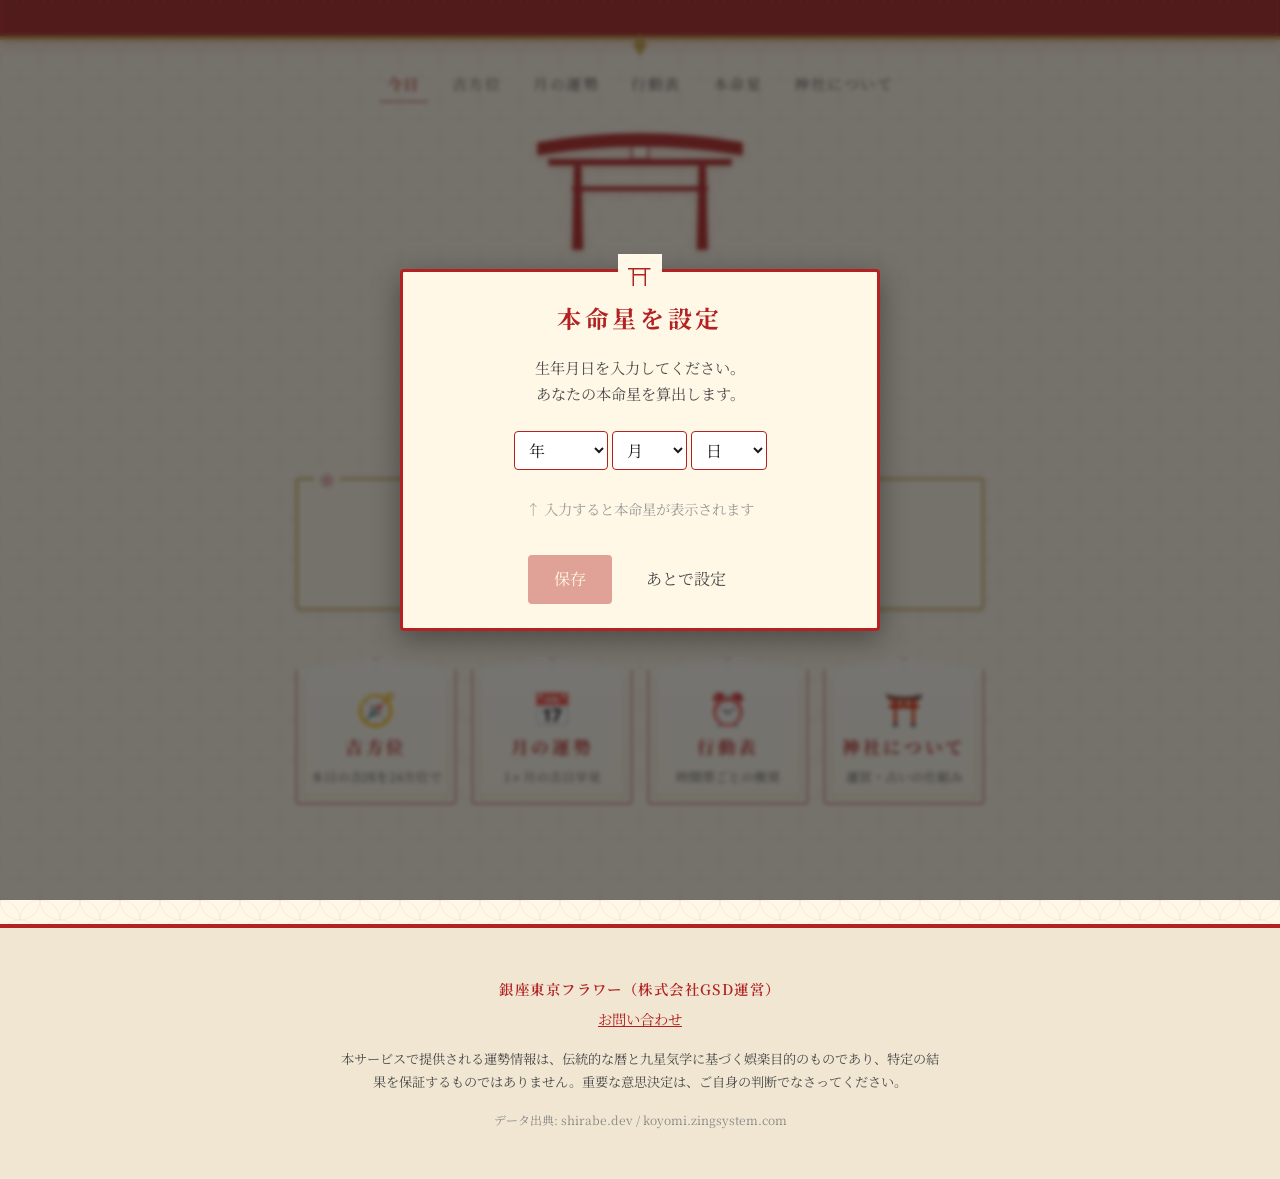
<file: docs/index.html>
<!DOCTYPE html>
<html lang="ja">
<head>
  <meta charset="UTF-8">
  <meta name="viewport" content="width=device-width, initial-scale=1.0">
  <title>運勢神社 — 今日の運勢</title>
  <meta name="description" content="九星気学と日本の暦に基づく今日の運勢。本命星から導き出す、あなただけの一日の指針。">
  <meta name="theme-color" content="#B22222">

  <link rel="preconnect" href="https://fonts.googleapis.com">
  <link rel="preconnect" href="https://fonts.gstatic.com" crossorigin>
  <link rel="stylesheet" href="https://fonts.googleapis.com/css2?family=Noto+Serif+JP:wght@400;600;700&display=swap">

  <link rel="stylesheet" href="./assets/css/reset.css">
  <link rel="stylesheet" href="./assets/css/tokens.css">
  <link rel="stylesheet" href="./assets/css/jinja.css">

  <script src="./assets/js/config.js"></script>
  <script src="./assets/js/ga4.js"></script>
</head>
<body class="has-global-nav">
  <header class="site-header">
    <div class="misu" aria-hidden="true"></div>

    <nav class="global-nav" aria-label="主要ナビゲーション">
      <a href="./index.html" class="is-current">今日</a>
      <a href="./direction.html">吉方位</a>
      <a href="./month.html">月の運勢</a>
      <a href="./action.html">行動表</a>
      <a href="./setup.html">本命星</a>
      <a href="./about.html">神社について</a>
    </nav>

    <div class="torii-wrap" aria-hidden="true">
      <svg class="torii" viewBox="0 0 240 140" xmlns="http://www.w3.org/2000/svg">
        <!-- 笠木: 反りのある上部の梁 -->
        <path d="M8 18 Q120 -2 232 18 L232 32 Q120 13 8 32 Z" fill="currentColor"/>
        <!-- 島木: 笠木下の真っ直ぐな梁 -->
        <rect x="20" y="36" width="200" height="7" fill="currentColor"/>
        <!-- 額束: 中央の額 -->
        <rect x="111" y="22" width="18" height="14" fill="#FFF8E7" stroke="currentColor" stroke-width="1.5"/>
        <!-- 柱(左): 下に向かってわずかに広がる -->
        <polygon points="48,43 56,43 58,135 46,135" fill="currentColor"/>
        <!-- 柱(右) -->
        <polygon points="184,43 192,43 194,135 182,135" fill="currentColor"/>
        <!-- 貫: 柱の間の横木 -->
        <rect x="46" y="66" width="148" height="5" fill="currentColor"/>
      </svg>
    </div>

    <h1 class="site-title">運勢神社</h1>
    <p class="site-domain">jinja.tokyoflower.jp</p>
    <p class="today-date" id="todayDate">読込中…</p>
  </header>

  <main class="container">
    <section class="card main-card" id="mainCard" hidden>
      <h2 class="honmei-title" id="honmeiTitle"></h2>
      <p class="headline" id="headline"></p>
      <p class="overall-text" id="overallText"></p>

      <h3 class="card-section-title">本日の時間帯</h3>
      <div class="time-slots">
        <div class="time-slot">
          <span class="label">朝</span>
          <span id="timeMorning" class="mark">—</span>
        </div>
        <div class="time-slot">
          <span class="label">正午</span>
          <span id="timeNoon" class="mark">—</span>
        </div>
        <div class="time-slot">
          <span class="label">午後</span>
          <span id="timeAfternoon" class="mark">—</span>
        </div>
        <div class="time-slot">
          <span class="label">夕</span>
          <span id="timeEvening" class="mark">—</span>
        </div>
      </div>

      <h3 class="card-section-title">やるべきこと</h3>
      <ul class="todo-list" id="todoList"></ul>

      <h3 class="card-section-title">やらない方がいいこと</h3>
      <ul class="avoid-list" id="avoidList"></ul>

      <h3 class="card-section-title">今日のラッキー</h3>
      <dl class="lucky">
        <dt>色</dt><dd id="luckyColor">—</dd>
        <dt>アイテム</dt><dd id="luckyItem">—</dd>
        <dt>花</dt><dd id="luckyFlower">—</dd>
      </dl>
    </section>

    <div class="card status-card" id="statusCard">
      <p id="statusMessage">読込中…</p>
    </div>

    <nav class="func-nav" aria-label="機能ナビゲーション">
      <a href="./direction.html" class="ofuda">
        <span class="icon" aria-hidden="true">🧭</span>
        <span class="name">吉方位</span>
        <span class="desc">本日の吉凶を24方位で</span>
      </a>
      <a href="./month.html" class="ofuda">
        <span class="icon" aria-hidden="true">📅</span>
        <span class="name">月の運勢</span>
        <span class="desc">1ヶ月の吉日早見</span>
      </a>
      <a href="./action.html" class="ofuda">
        <span class="icon" aria-hidden="true">⏰</span>
        <span class="name">行動表</span>
        <span class="desc">時間帯ごとの推奨</span>
      </a>
      <a href="./about.html" class="ofuda">
        <span class="icon" aria-hidden="true">⛩️</span>
        <span class="name">神社について</span>
        <span class="desc">運営・占いの仕組み</span>
      </a>
    </nav>
  </main>

  <footer class="site-footer">
    <p class="operator">銀座東京フラワー（株式会社GSD運営）</p>
    <p class="contact">
      <a href="https://tokyoflower.jp/contact/" target="_blank" rel="noopener noreferrer">お問い合わせ</a>
    </p>
    <p class="disclaimer">
      本サービスで提供される運勢情報は、伝統的な暦と九星気学に基づく娯楽目的のものであり、特定の結果を保証するものではありません。重要な意思決定は、ご自身の判断でなさってください。
    </p>
    <p class="data-source">データ出典: shirabe.dev / koyomi.zingsystem.com</p>
  </footer>

  <!-- 本命星設定モーダル -->
  <div class="modal" id="setupModal" hidden>
    <div class="modal-backdrop"></div>
    <div class="modal-card">
      <h2>本命星を設定</h2>
      <p>生年月日を入力してください。<br>あなたの本命星を算出します。</p>
      <div class="birth-form">
        <select id="birthYear" aria-label="生年"></select>
        <select id="birthMonth" aria-label="生月"></select>
        <select id="birthDay" aria-label="生日"></select>
      </div>
      <div class="honmei-preview" id="honmeiPreview">
        <span class="placeholder">↑ 入力すると本命星が表示されます</span>
      </div>
      <div class="modal-actions">
        <button class="btn btn-primary" id="saveHonmei" disabled>保存</button>
        <button class="btn btn-ghost" id="skipHonmei">あとで設定</button>
      </div>
    </div>
  </div>

  <script src="./assets/js/storage.js"></script>
  <script src="./assets/js/kyusei.js"></script>
  <script src="./assets/js/api.js"></script>
  <script src="./assets/js/pages/index.js"></script>
</body>
</html>
</file>
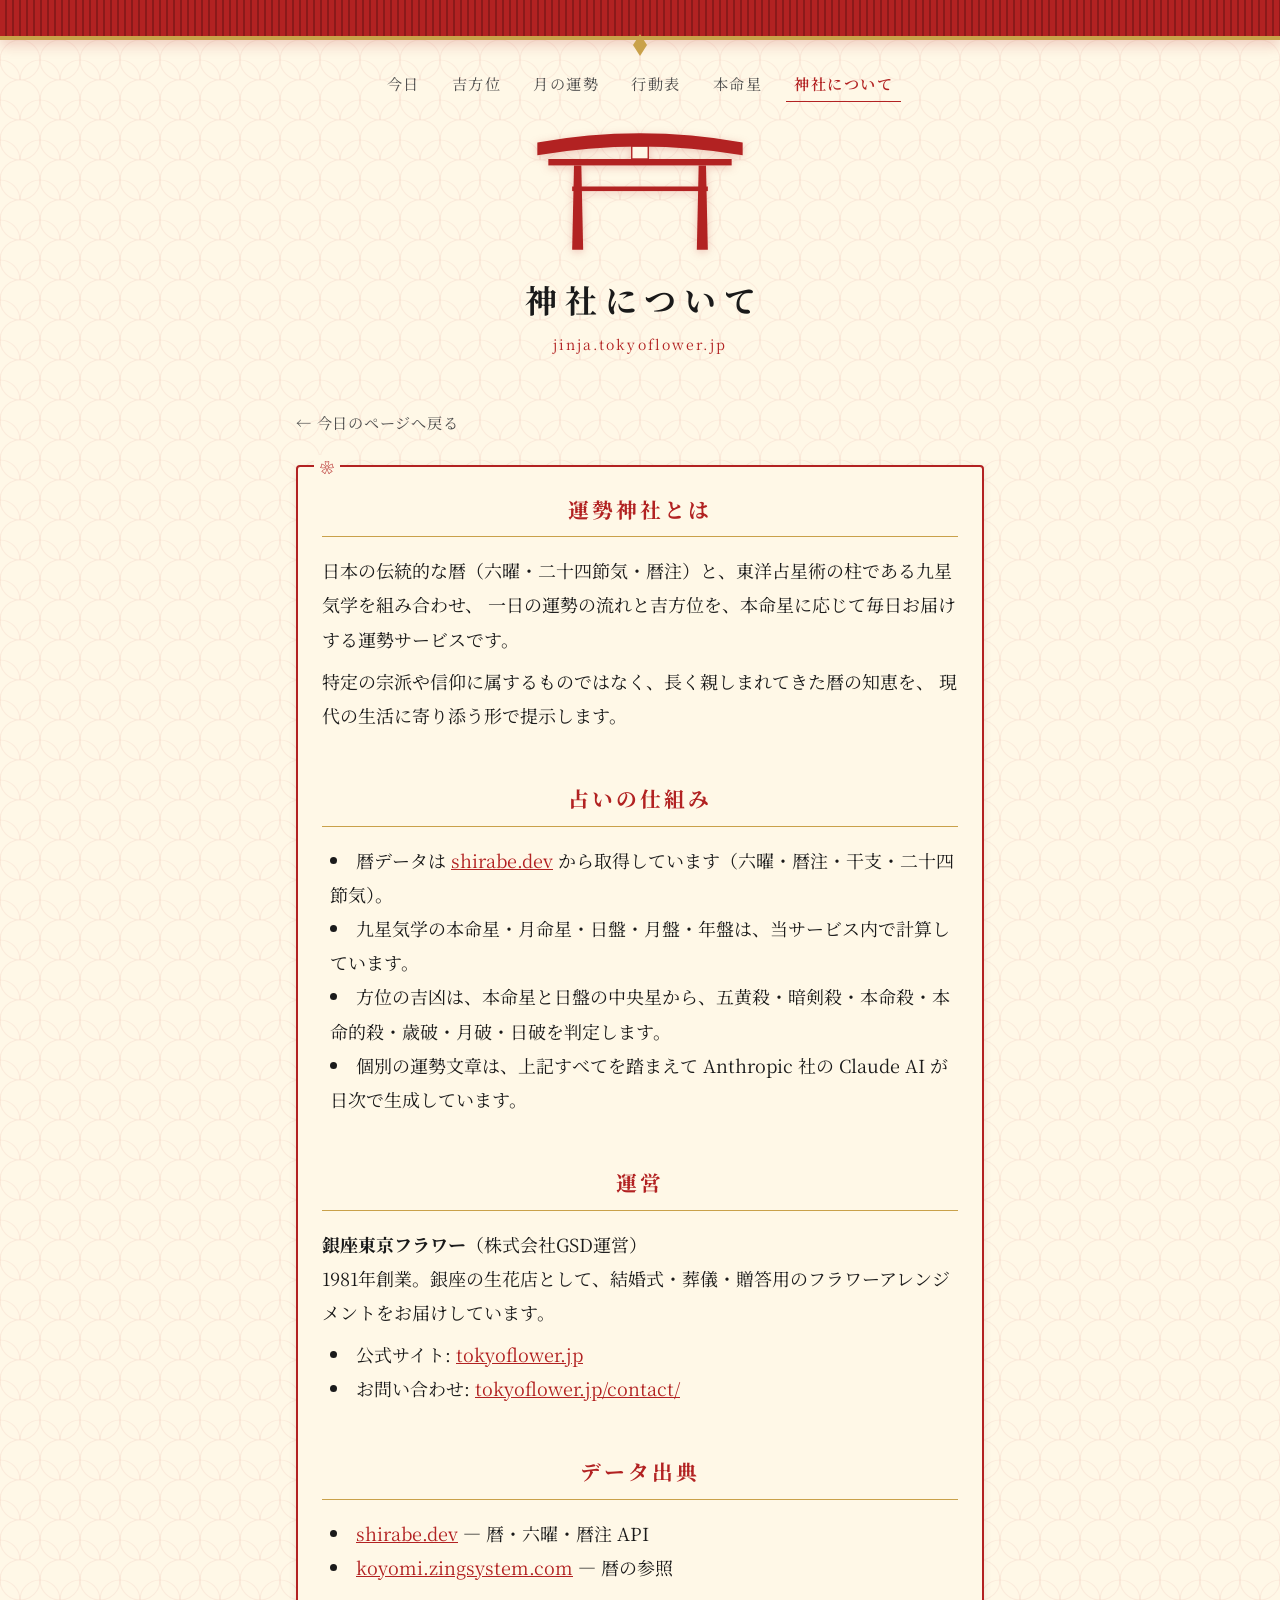
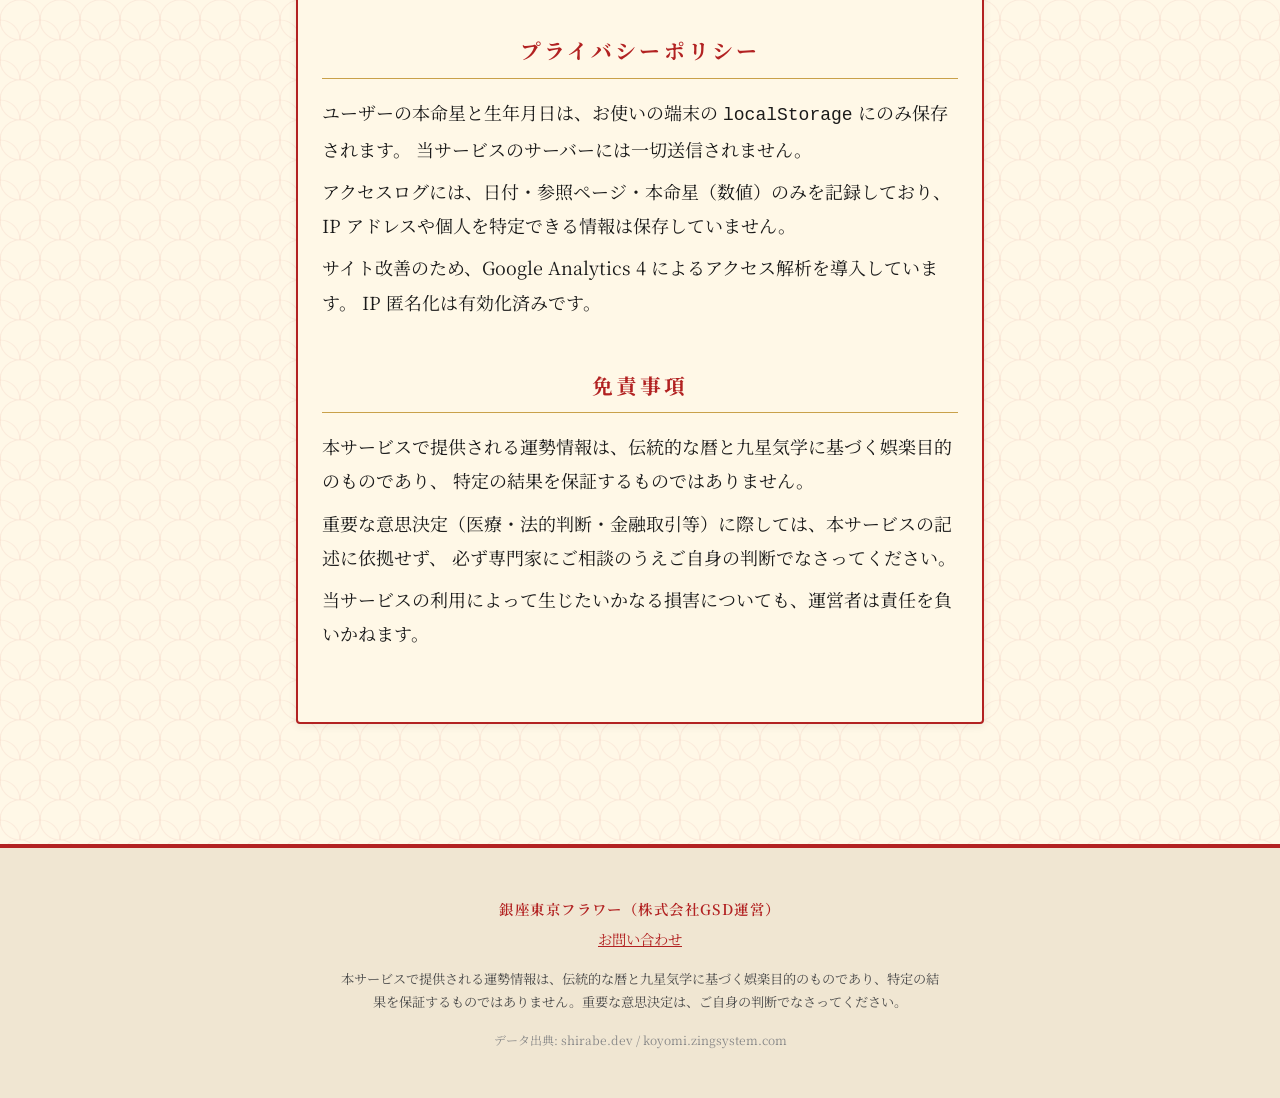
<file: docs/about.html>
<!DOCTYPE html>
<html lang="ja">
<head>
  <meta charset="UTF-8">
  <meta name="viewport" content="width=device-width, initial-scale=1.0">
  <title>神社について — 運勢神社</title>
  <meta name="description" content="運勢神社の運営・占いの仕組み・データ出典・プライバシー方針・免責事項。">
  <meta name="theme-color" content="#B22222">

  <link rel="preconnect" href="https://fonts.googleapis.com">
  <link rel="preconnect" href="https://fonts.gstatic.com" crossorigin>
  <link rel="stylesheet" href="https://fonts.googleapis.com/css2?family=Noto+Serif+JP:wght@400;600;700&display=swap">

  <link rel="stylesheet" href="./assets/css/reset.css">
  <link rel="stylesheet" href="./assets/css/tokens.css">
  <link rel="stylesheet" href="./assets/css/jinja.css">

  <script src="./assets/js/config.js"></script>
  <script src="./assets/js/ga4.js"></script>
</head>
<body class="has-global-nav">
  <header class="site-header">
    <div class="misu" aria-hidden="true"></div>

    <nav class="global-nav" aria-label="主要ナビゲーション">
      <a href="./index.html">今日</a>
      <a href="./direction.html">吉方位</a>
      <a href="./month.html">月の運勢</a>
      <a href="./action.html">行動表</a>
      <a href="./setup.html">本命星</a>
      <a href="./about.html" class="is-current">神社について</a>
    </nav>

    <div class="torii-wrap" aria-hidden="true">
      <svg class="torii" viewBox="0 0 240 140" xmlns="http://www.w3.org/2000/svg">
        <path d="M8 18 Q120 -2 232 18 L232 32 Q120 13 8 32 Z" fill="currentColor"/>
        <rect x="20" y="36" width="200" height="7" fill="currentColor"/>
        <rect x="111" y="22" width="18" height="14" fill="#FFF8E7" stroke="currentColor" stroke-width="1.5"/>
        <polygon points="48,43 56,43 58,135 46,135" fill="currentColor"/>
        <polygon points="184,43 192,43 194,135 182,135" fill="currentColor"/>
        <rect x="46" y="66" width="148" height="5" fill="currentColor"/>
      </svg>
    </div>

    <h1 class="site-title">神社について</h1>
    <p class="site-domain">jinja.tokyoflower.jp</p>
  </header>

  <div class="page-back">
    <a href="./index.html">← 今日のページへ戻る</a>
  </div>

  <main class="container">
    <section class="card">
      <div class="about-section">
        <h2 class="section-heading">運勢神社とは</h2>
        <p>
          日本の伝統的な暦（六曜・二十四節気・暦注）と、東洋占星術の柱である九星気学を組み合わせ、
          一日の運勢の流れと吉方位を、本命星に応じて毎日お届けする運勢サービスです。
        </p>
        <p>
          特定の宗派や信仰に属するものではなく、長く親しまれてきた暦の知恵を、
          現代の生活に寄り添う形で提示します。
        </p>
      </div>

      <div class="about-section">
        <h2 class="section-heading">占いの仕組み</h2>
        <ul>
          <li>暦データは <a href="https://shirabe.dev" target="_blank" rel="noopener noreferrer">shirabe.dev</a> から取得しています（六曜・暦注・干支・二十四節気）。</li>
          <li>九星気学の本命星・月命星・日盤・月盤・年盤は、当サービス内で計算しています。</li>
          <li>方位の吉凶は、本命星と日盤の中央星から、五黄殺・暗剣殺・本命殺・本命的殺・歳破・月破・日破を判定します。</li>
          <li>個別の運勢文章は、上記すべてを踏まえて Anthropic 社の Claude AI が日次で生成しています。</li>
        </ul>
      </div>

      <div class="about-section">
        <h2 class="section-heading">運営</h2>
        <p>
          <strong>銀座東京フラワー</strong>（株式会社GSD運営）<br>
          1981年創業。銀座の生花店として、結婚式・葬儀・贈答用のフラワーアレンジメントをお届けしています。
        </p>
        <ul>
          <li>公式サイト: <a href="https://tokyoflower.jp/" target="_blank" rel="noopener noreferrer">tokyoflower.jp</a></li>
          <li>お問い合わせ: <a href="https://tokyoflower.jp/contact/" target="_blank" rel="noopener noreferrer">tokyoflower.jp/contact/</a></li>
        </ul>
      </div>

      <div class="about-section">
        <h2 class="section-heading">データ出典</h2>
        <ul>
          <li><a href="https://shirabe.dev" target="_blank" rel="noopener noreferrer">shirabe.dev</a> — 暦・六曜・暦注 API</li>
          <li><a href="https://koyomi.zingsystem.com/" target="_blank" rel="noopener noreferrer">koyomi.zingsystem.com</a> — 暦の参照</li>
        </ul>
      </div>

      <div class="about-section">
        <h2 class="section-heading">プライバシーポリシー</h2>
        <p>
          ユーザーの本命星と生年月日は、お使いの端末の <code>localStorage</code> にのみ保存されます。
          当サービスのサーバーには一切送信されません。
        </p>
        <p>
          アクセスログには、日付・参照ページ・本命星（数値）のみを記録しており、
          IP アドレスや個人を特定できる情報は保存していません。
        </p>
        <p>
          サイト改善のため、Google Analytics 4 によるアクセス解析を導入しています。
          IP 匿名化は有効化済みです。
        </p>
      </div>

      <div class="about-section">
        <h2 class="section-heading">免責事項</h2>
        <p>
          本サービスで提供される運勢情報は、伝統的な暦と九星気学に基づく娯楽目的のものであり、
          特定の結果を保証するものではありません。
        </p>
        <p>
          重要な意思決定（医療・法的判断・金融取引等）に際しては、本サービスの記述に依拠せず、
          必ず専門家にご相談のうえご自身の判断でなさってください。
        </p>
        <p>
          当サービスの利用によって生じたいかなる損害についても、運営者は責任を負いかねます。
        </p>
      </div>
    </section>
  </main>

  <footer class="site-footer">
    <p class="operator">銀座東京フラワー（株式会社GSD運営）</p>
    <p class="contact">
      <a href="https://tokyoflower.jp/contact/" target="_blank" rel="noopener noreferrer">お問い合わせ</a>
    </p>
    <p class="disclaimer">
      本サービスで提供される運勢情報は、伝統的な暦と九星気学に基づく娯楽目的のものであり、特定の結果を保証するものではありません。重要な意思決定は、ご自身の判断でなさってください。
    </p>
    <p class="data-source">データ出典: shirabe.dev / koyomi.zingsystem.com</p>
  </footer>

  <script>
    if (window.trackEvent) trackEvent('view_about');
  </script>
</body>
</html>
</file>
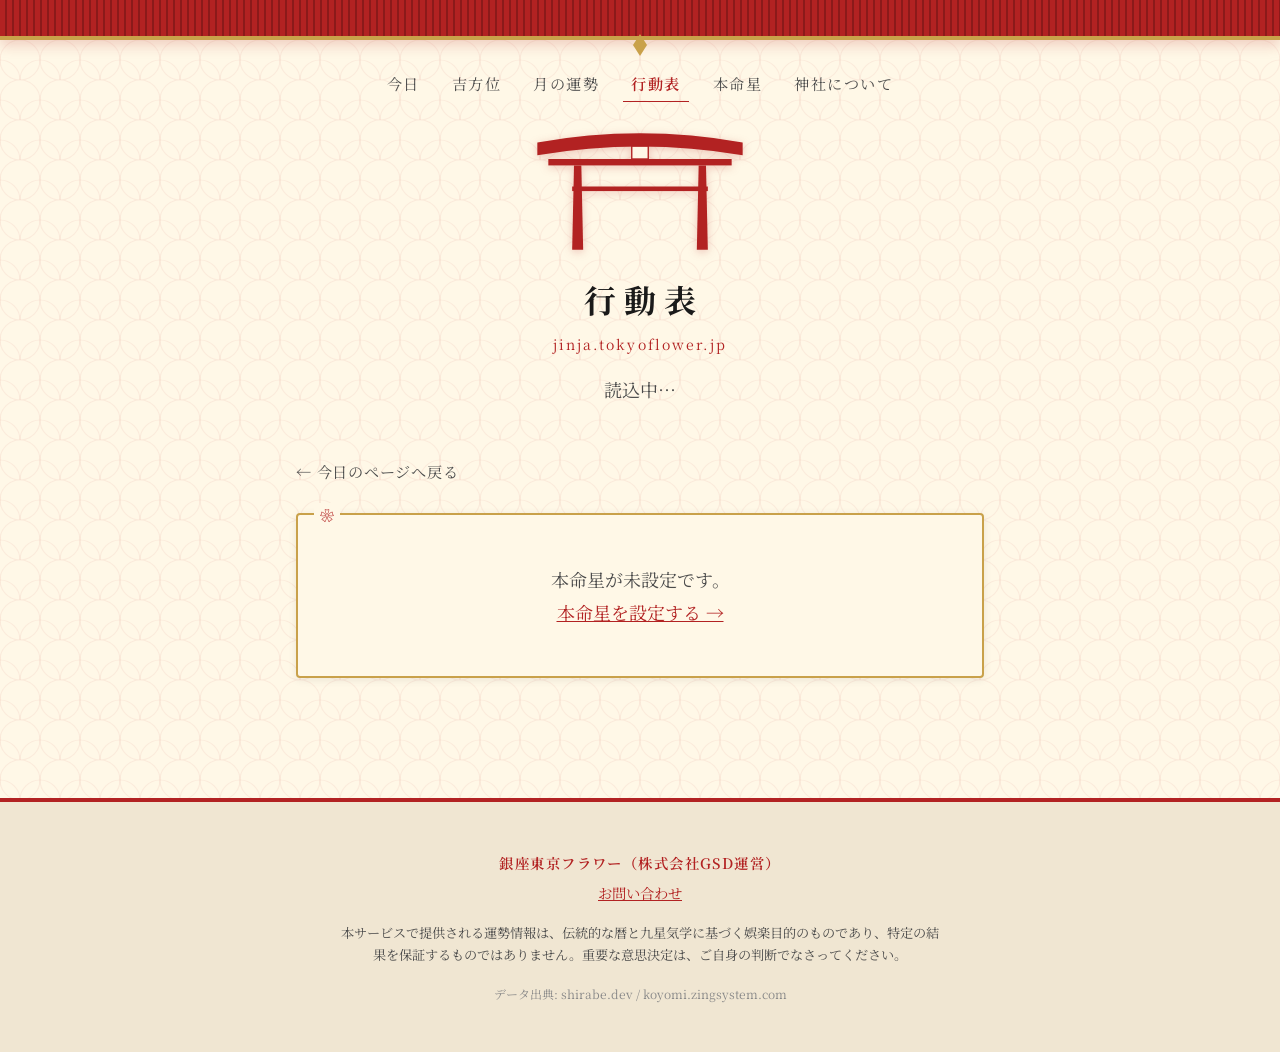
<file: docs/action.html>
<!DOCTYPE html>
<html lang="ja">
<head>
  <meta charset="UTF-8">
  <meta name="viewport" content="width=device-width, initial-scale=1.0">
  <title>行動表 — 運勢神社</title>
  <meta name="description" content="時間帯ごとの吉凶と推奨行動を、本命星に合わせて表示します。">
  <meta name="theme-color" content="#B22222">

  <link rel="preconnect" href="https://fonts.googleapis.com">
  <link rel="preconnect" href="https://fonts.gstatic.com" crossorigin>
  <link rel="stylesheet" href="https://fonts.googleapis.com/css2?family=Noto+Serif+JP:wght@400;600;700&display=swap">

  <link rel="stylesheet" href="./assets/css/reset.css">
  <link rel="stylesheet" href="./assets/css/tokens.css">
  <link rel="stylesheet" href="./assets/css/jinja.css">

  <script src="./assets/js/config.js"></script>
  <script src="./assets/js/ga4.js"></script>
</head>
<body class="has-global-nav">
  <header class="site-header">
    <div class="misu" aria-hidden="true"></div>

    <nav class="global-nav" aria-label="主要ナビゲーション">
      <a href="./index.html">今日</a>
      <a href="./direction.html">吉方位</a>
      <a href="./month.html">月の運勢</a>
      <a href="./action.html" class="is-current">行動表</a>
      <a href="./setup.html">本命星</a>
      <a href="./about.html">神社について</a>
    </nav>

    <div class="torii-wrap" aria-hidden="true">
      <svg class="torii" viewBox="0 0 240 140" xmlns="http://www.w3.org/2000/svg">
        <path d="M8 18 Q120 -2 232 18 L232 32 Q120 13 8 32 Z" fill="currentColor"/>
        <rect x="20" y="36" width="200" height="7" fill="currentColor"/>
        <rect x="111" y="22" width="18" height="14" fill="#FFF8E7" stroke="currentColor" stroke-width="1.5"/>
        <polygon points="48,43 56,43 58,135 46,135" fill="currentColor"/>
        <polygon points="184,43 192,43 194,135 182,135" fill="currentColor"/>
        <rect x="46" y="66" width="148" height="5" fill="currentColor"/>
      </svg>
    </div>

    <h1 class="site-title">行動表</h1>
    <p class="site-domain">jinja.tokyoflower.jp</p>
    <p class="today-date" id="todayDate">読込中…</p>
  </header>

  <div class="page-back">
    <a href="./index.html">← 今日のページへ戻る</a>
  </div>

  <main class="container">
    <section class="card" id="actionCard" hidden>
      <h2 class="honmei-title" id="honmeiTitle"></h2>

      <p class="compass-guide" id="actionLead"></p>

      <h3 class="card-section-title">時間帯ごとの吉凶</h3>
      <div class="action-list" id="actionList"></div>

      <h3 class="card-section-title">本日のやるべきこと</h3>
      <ul class="todo-list" id="todoList"></ul>

      <h3 class="card-section-title">やらない方がいいこと</h3>
      <ul class="avoid-list" id="avoidList"></ul>
    </section>

    <div class="card status-card" id="statusCard">
      <p id="statusMessage">読込中…</p>
    </div>
  </main>

  <footer class="site-footer">
    <p class="operator">銀座東京フラワー（株式会社GSD運営）</p>
    <p class="contact">
      <a href="https://tokyoflower.jp/contact/" target="_blank" rel="noopener noreferrer">お問い合わせ</a>
    </p>
    <p class="disclaimer">
      本サービスで提供される運勢情報は、伝統的な暦と九星気学に基づく娯楽目的のものであり、特定の結果を保証するものではありません。重要な意思決定は、ご自身の判断でなさってください。
    </p>
    <p class="data-source">データ出典: shirabe.dev / koyomi.zingsystem.com</p>
  </footer>

  <script src="./assets/js/storage.js"></script>
  <script src="./assets/js/kyusei.js"></script>
  <script src="./assets/js/api.js"></script>
  <script>
  (function() {
    const SLOTS = [
      { key: 'morning',   name: '朝',   hours: '6時 〜 11時',  startHour: 6,  endHour: 11 },
      { key: 'noon',      name: '正午', hours: '11時 〜 13時', startHour: 11, endHour: 13 },
      { key: 'afternoon', name: '午後', hours: '13時 〜 17時', startHour: 13, endHour: 17 },
      { key: 'evening',   name: '夕',   hours: '17時 〜 22時', startHour: 17, endHour: 22 }
    ];

    function todayJSTString() {
      const now = new Date();
      const jst = new Date(now.getTime() + 9 * 60 * 60 * 1000);
      return jst.toISOString().slice(0, 10);
    }

    function jstHour() {
      const now = new Date();
      const jst = new Date(now.getTime() + 9 * 60 * 60 * 1000);
      return jst.getUTCHours();
    }

    function setStatus(html) {
      document.getElementById('actionCard').hidden = true;
      document.getElementById('statusCard').hidden = false;
      document.getElementById('statusMessage').innerHTML = html;
    }

    function markFlavor(mark) {
      if (mark === '吉') return { className: 'mark-kichi', verb: '推奨' };
      if (mark === '凶') return { className: 'mark-kyou', verb: '控えめに' };
      return { className: '', verb: '中庸' };
    }

    function actionTextFor(slot, mark) {
      const f = markFlavor(mark);
      if (mark === '吉') {
        return slot.name + 'の時間帯は運気が味方します。重要な連絡や決断、外出はこの時間に。';
      }
      if (mark === '凶') {
        return slot.name + 'の時間帯は流れが乱れがち。新しいことの着手は避け、整理や休息に充てましょう。';
      }
      return slot.name + 'の時間帯は穏やかに。普段通りのペースで過ごすのが吉。';
    }

    function fillList(id, items) {
      const ul = document.getElementById(id);
      ul.innerHTML = '';
      if (!items || items.length === 0) {
        const li = document.createElement('li');
        li.textContent = '—';
        ul.appendChild(li);
        return;
      }
      items.forEach(function(it) {
        const li = document.createElement('li');
        li.textContent = String(it);
        ul.appendChild(li);
      });
    }

    function renderActionCards(general) {
      const container = document.getElementById('actionList');
      container.innerHTML = '';
      const nowH = jstHour();

      SLOTS.forEach(function(slot) {
        const mark = general['time_' + slot.key] || '—';
        const flavor = markFlavor(mark);
        const isNow = nowH >= slot.startHour && nowH < slot.endHour;

        const card = document.createElement('div');
        card.className = 'action-card' + (isNow ? ' is-now' : '');

        const slotEl = document.createElement('div');
        slotEl.className = 'slot';
        const nameEl = document.createElement('span');
        nameEl.className = 'name';
        nameEl.textContent = slot.name;
        const hoursEl = document.createElement('span');
        hoursEl.className = 'hours';
        hoursEl.textContent = slot.hours;
        slotEl.appendChild(nameEl);
        slotEl.appendChild(hoursEl);

        const body = document.createElement('div');
        body.className = 'body';
        const markEl = document.createElement('span');
        markEl.className = 'mark ' + flavor.className;
        markEl.textContent = mark;
        const textEl = document.createElement('div');
        textEl.className = 'text';
        textEl.textContent = actionTextFor(slot, mark);

        body.appendChild(markEl);
        body.appendChild(document.createTextNode(' ' + flavor.verb));
        body.appendChild(textEl);

        card.appendChild(slotEl);
        card.appendChild(body);
        container.appendChild(card);
      });
    }

    async function load(honmeisho) {
      const date = todayJSTString();
      try {
        const data = await fetchDaily(date, honmeisho);
        if (!data || !data.general || !data.personal) {
          setStatus('データを取得できませんでした。');
          return;
        }

        document.getElementById('todayDate').textContent =
          (data.general.wareki || '') + (data.general.dayOfWeek_ja ? '（' + data.general.dayOfWeek_ja + '）' : '');

        const honmeiName = data.honmeisho_name || HONMEISHO_NAMES[honmeisho] || '';
        document.getElementById('honmeiTitle').textContent = honmeiName + 'のあなたの本日の行動指針';

        document.getElementById('actionLead').textContent =
          '本日は' + (data.general.rokuyo_name || '—') + '。'
          + '時間帯ごとの吉凶と、暦から導いた行動指針です。'
          + '現在時刻に該当する時間帯はハイライト表示されます。';

        renderActionCards(data.general);
        fillList('todoList', data.personal.to_do);
        fillList('avoidList', data.personal.to_avoid);

        document.getElementById('actionCard').hidden = false;
        document.getElementById('statusCard').hidden = true;

        if (window.trackEvent) trackEvent('view_action', { honmeisho: honmeisho });
        touchLastSeen();
      } catch (err) {
        console.error('fetchDaily failed', err);
        setStatus(
          '<strong>データ準備中です。</strong><br>' +
          '少し時間をおいて再度お試しください。<br>' +
          '<small style="color:#999">（' + (err.message || err) + '）</small>'
        );
      }
    }

    function init() {
      const h = getHonmeisho();
      if (!h) {
        setStatus('本命星が未設定です。<br><a href="./setup.html" style="color:var(--color-shu); text-decoration:underline;">本命星を設定する →</a>');
        return;
      }
      load(h);
    }

    if (document.readyState === 'loading') {
      document.addEventListener('DOMContentLoaded', init);
    } else {
      init();
    }
  })();
  </script>
</body>
</html>
</file>
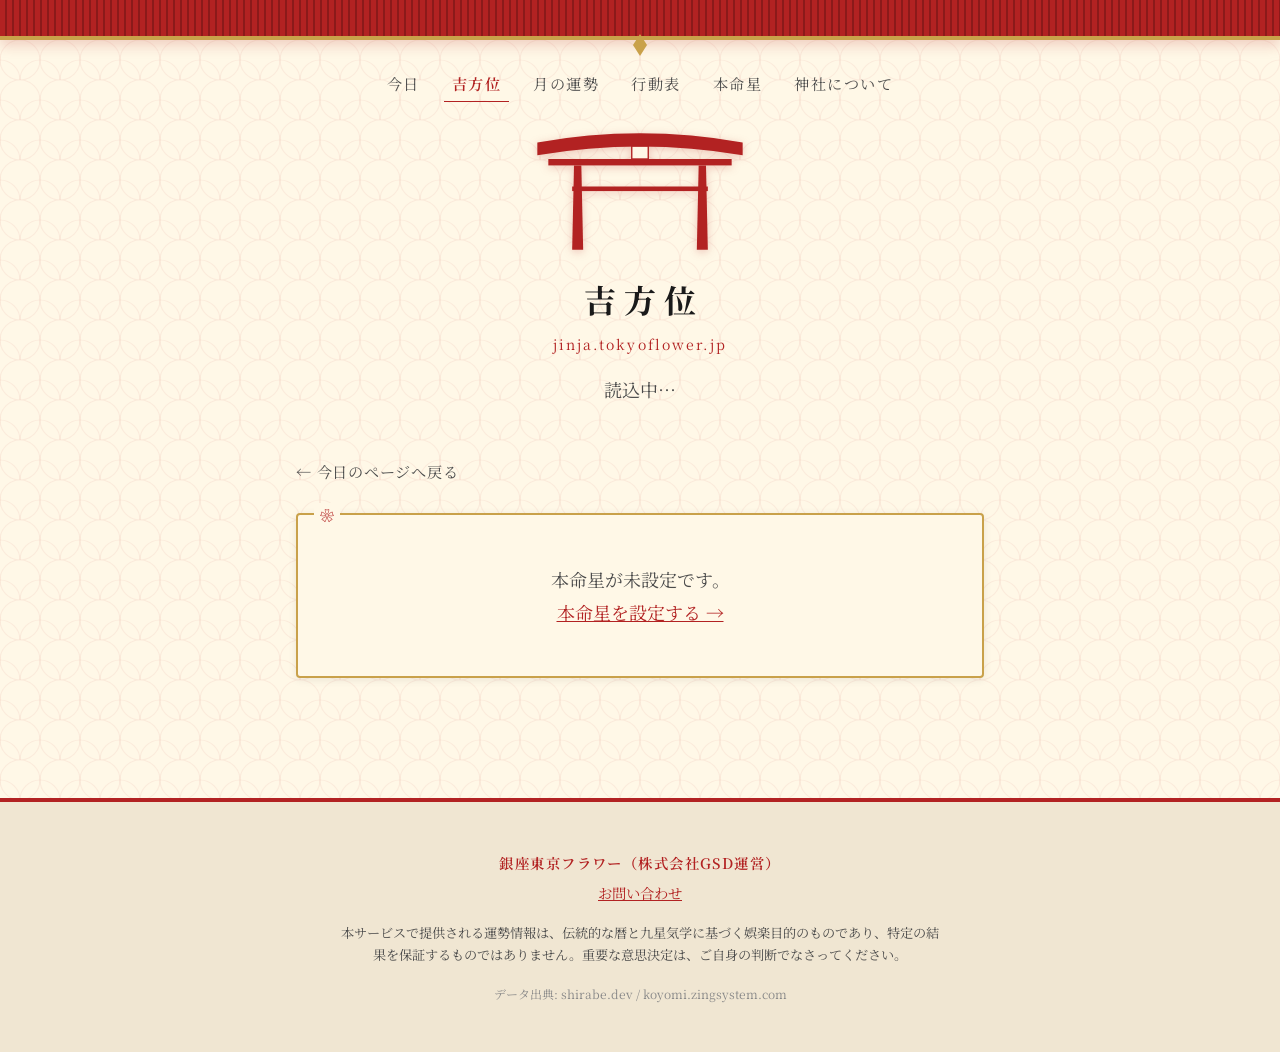
<file: docs/direction.html>
<!DOCTYPE html>
<html lang="ja">
<head>
  <meta charset="UTF-8">
  <meta name="viewport" content="width=device-width, initial-scale=1.0">
  <title>吉方位 — 運勢神社</title>
  <meta name="description" content="本命星と日盤から導く本日の吉方位・凶方位を24方位コンパスで可視化。">
  <meta name="theme-color" content="#B22222">

  <link rel="preconnect" href="https://fonts.googleapis.com">
  <link rel="preconnect" href="https://fonts.gstatic.com" crossorigin>
  <link rel="stylesheet" href="https://fonts.googleapis.com/css2?family=Noto+Serif+JP:wght@400;600;700&display=swap">

  <link rel="stylesheet" href="./assets/css/reset.css">
  <link rel="stylesheet" href="./assets/css/tokens.css">
  <link rel="stylesheet" href="./assets/css/jinja.css">
  <link rel="stylesheet" href="./assets/css/pages/direction.css">

  <script src="./assets/js/config.js"></script>
  <script src="./assets/js/ga4.js"></script>
</head>
<body class="has-global-nav">
  <header class="site-header">
    <div class="misu" aria-hidden="true"></div>

    <nav class="global-nav" aria-label="主要ナビゲーション">
      <a href="./index.html">今日</a>
      <a href="./direction.html" class="is-current">吉方位</a>
      <a href="./month.html">月の運勢</a>
      <a href="./action.html">行動表</a>
      <a href="./setup.html">本命星</a>
      <a href="./about.html">神社について</a>
    </nav>

    <div class="torii-wrap" aria-hidden="true">
      <svg class="torii" viewBox="0 0 240 140" xmlns="http://www.w3.org/2000/svg">
        <path d="M8 18 Q120 -2 232 18 L232 32 Q120 13 8 32 Z" fill="currentColor"/>
        <rect x="20" y="36" width="200" height="7" fill="currentColor"/>
        <rect x="111" y="22" width="18" height="14" fill="#FFF8E7" stroke="currentColor" stroke-width="1.5"/>
        <polygon points="48,43 56,43 58,135 46,135" fill="currentColor"/>
        <polygon points="184,43 192,43 194,135 182,135" fill="currentColor"/>
        <rect x="46" y="66" width="148" height="5" fill="currentColor"/>
      </svg>
    </div>

    <h1 class="site-title">吉方位</h1>
    <p class="site-domain">jinja.tokyoflower.jp</p>
    <p class="today-date" id="todayDate">読込中…</p>
  </header>

  <div class="page-back">
    <a href="./index.html">← 今日のページへ戻る</a>
  </div>

  <main class="container">
    <section class="card" id="compassCard" hidden>
      <h2 class="honmei-title" id="honmeiTitle"></h2>

      <div class="compass-wrap">
        <div id="compass"></div>
      </div>

      <p class="compass-guide" id="compassGuide"></p>

      <h3 class="card-section-title">凡例</h3>
      <ul class="compass-legend" id="compassLegend"></ul>

      <h3 class="card-section-title">本日の方位早見</h3>
      <dl class="compass-summary" id="compassSummary"></dl>
    </section>

    <div class="card status-card" id="statusCard">
      <p id="statusMessage">読込中…</p>
    </div>
  </main>

  <footer class="site-footer">
    <p class="operator">銀座東京フラワー（株式会社GSD運営）</p>
    <p class="contact">
      <a href="https://tokyoflower.jp/contact/" target="_blank" rel="noopener noreferrer">お問い合わせ</a>
    </p>
    <p class="disclaimer">
      本サービスで提供される運勢情報は、伝統的な暦と九星気学に基づく娯楽目的のものであり、特定の結果を保証するものではありません。重要な意思決定は、ご自身の判断でなさってください。
    </p>
    <p class="data-source">データ出典: shirabe.dev / koyomi.zingsystem.com</p>
  </footer>

  <script src="./assets/js/storage.js"></script>
  <script src="./assets/js/kyusei.js"></script>
  <script src="./assets/js/api.js"></script>
  <script src="./assets/js/compass.js"></script>
  <script src="./assets/js/pages/direction.js"></script>
</body>
</html>
</file>
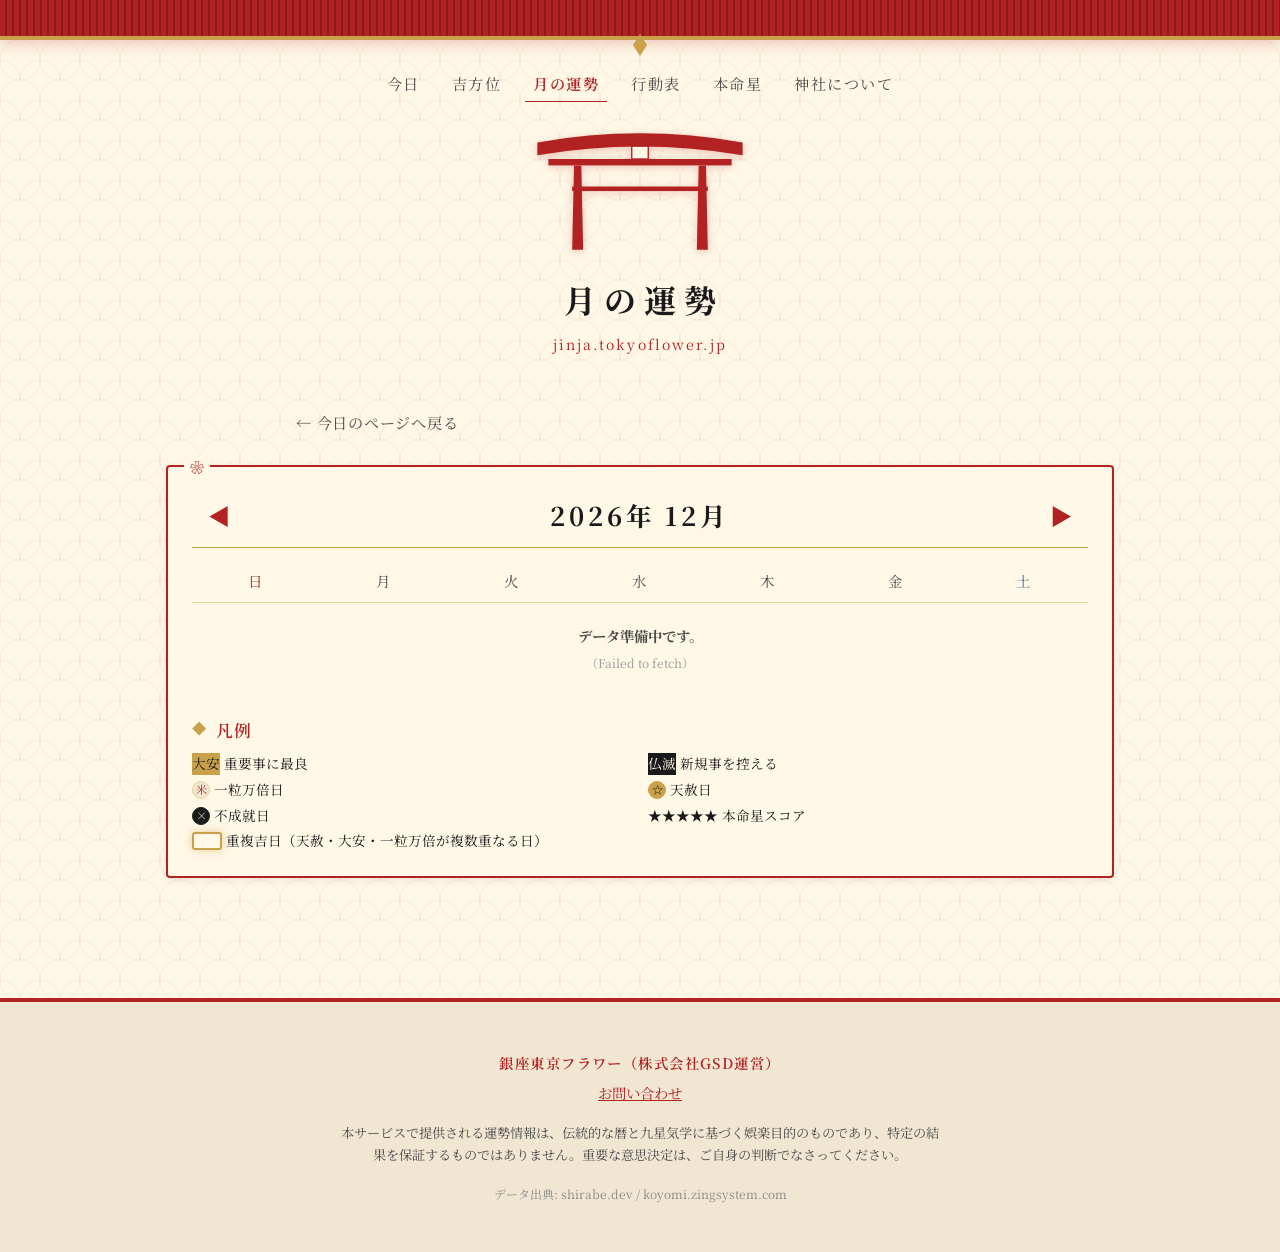
<file: docs/month.html>
<!DOCTYPE html>
<html lang="ja">
<head>
  <meta charset="UTF-8">
  <meta name="viewport" content="width=device-width, initial-scale=1.0">
  <title>月の運勢 — 運勢神社</title>
  <meta name="description" content="1ヶ月先までの吉日早見。六曜・暦注・本命星スコアを月カレンダーで一望。">
  <meta name="theme-color" content="#B22222">

  <link rel="preconnect" href="https://fonts.googleapis.com">
  <link rel="preconnect" href="https://fonts.gstatic.com" crossorigin>
  <link rel="stylesheet" href="https://fonts.googleapis.com/css2?family=Noto+Serif+JP:wght@400;600;700&display=swap">

  <link rel="stylesheet" href="./assets/css/reset.css">
  <link rel="stylesheet" href="./assets/css/tokens.css">
  <link rel="stylesheet" href="./assets/css/jinja.css">
  <link rel="stylesheet" href="./assets/css/pages/month.css">

  <script src="./assets/js/config.js"></script>
  <script src="./assets/js/ga4.js"></script>
</head>
<body class="has-global-nav">
  <header class="site-header">
    <div class="misu" aria-hidden="true"></div>

    <nav class="global-nav" aria-label="主要ナビゲーション">
      <a href="./index.html">今日</a>
      <a href="./direction.html">吉方位</a>
      <a href="./month.html" class="is-current">月の運勢</a>
      <a href="./action.html">行動表</a>
      <a href="./setup.html">本命星</a>
      <a href="./about.html">神社について</a>
    </nav>

    <div class="torii-wrap" aria-hidden="true">
      <svg class="torii" viewBox="0 0 240 140" xmlns="http://www.w3.org/2000/svg">
        <path d="M8 18 Q120 -2 232 18 L232 32 Q120 13 8 32 Z" fill="currentColor"/>
        <rect x="20" y="36" width="200" height="7" fill="currentColor"/>
        <rect x="111" y="22" width="18" height="14" fill="#FFF8E7" stroke="currentColor" stroke-width="1.5"/>
        <polygon points="48,43 56,43 58,135 46,135" fill="currentColor"/>
        <polygon points="184,43 192,43 194,135 182,135" fill="currentColor"/>
        <rect x="46" y="66" width="148" height="5" fill="currentColor"/>
      </svg>
    </div>

    <h1 class="site-title">月の運勢</h1>
    <p class="site-domain">jinja.tokyoflower.jp</p>
  </header>

  <div class="page-back">
    <a href="./index.html">← 今日のページへ戻る</a>
  </div>

  <main class="container container-wide">
    <section class="card">
      <div class="month-nav">
        <button class="btn-month-nav" id="prevMonth" aria-label="前の月">◀</button>
        <h2 class="month-title" id="monthTitle">読込中…</h2>
        <button class="btn-month-nav" id="nextMonth" aria-label="次の月">▶</button>
      </div>

      <div class="month-weekdays" aria-hidden="true">
        <div class="wd wd-sun">日</div>
        <div class="wd">月</div>
        <div class="wd">火</div>
        <div class="wd">水</div>
        <div class="wd">木</div>
        <div class="wd">金</div>
        <div class="wd wd-sat">土</div>
      </div>

      <div class="month-grid" id="monthGrid"></div>

      <div class="month-status" id="monthStatus">読込中…</div>

      <h3 class="card-section-title">凡例</h3>
      <ul class="month-legend">
        <li><span class="badge badge-taian">大安</span> 重要事に最良</li>
        <li><span class="badge badge-butsumetsu">仏滅</span> 新規事を控える</li>
        <li><span class="rekichu-icon">米</span> 一粒万倍日</li>
        <li><span class="rekichu-icon star">☆</span> 天赦日</li>
        <li><span class="rekichu-icon cross">×</span> 不成就日</li>
        <li><span class="score-stars">★★★★★</span> 本命星スコア</li>
        <li><span class="cell-glow-demo" aria-hidden="true"></span> 重複吉日（天赦・大安・一粒万倍が複数重なる日）</li>
      </ul>
    </section>
  </main>

  <footer class="site-footer">
    <p class="operator">銀座東京フラワー（株式会社GSD運営）</p>
    <p class="contact">
      <a href="https://tokyoflower.jp/contact/" target="_blank" rel="noopener noreferrer">お問い合わせ</a>
    </p>
    <p class="disclaimer">
      本サービスで提供される運勢情報は、伝統的な暦と九星気学に基づく娯楽目的のものであり、特定の結果を保証するものではありません。重要な意思決定は、ご自身の判断でなさってください。
    </p>
    <p class="data-source">データ出典: shirabe.dev / koyomi.zingsystem.com</p>
  </footer>

  <script src="./assets/js/storage.js"></script>
  <script src="./assets/js/api.js"></script>
  <script src="./assets/js/pages/month.js"></script>
</body>
</html>
</file>
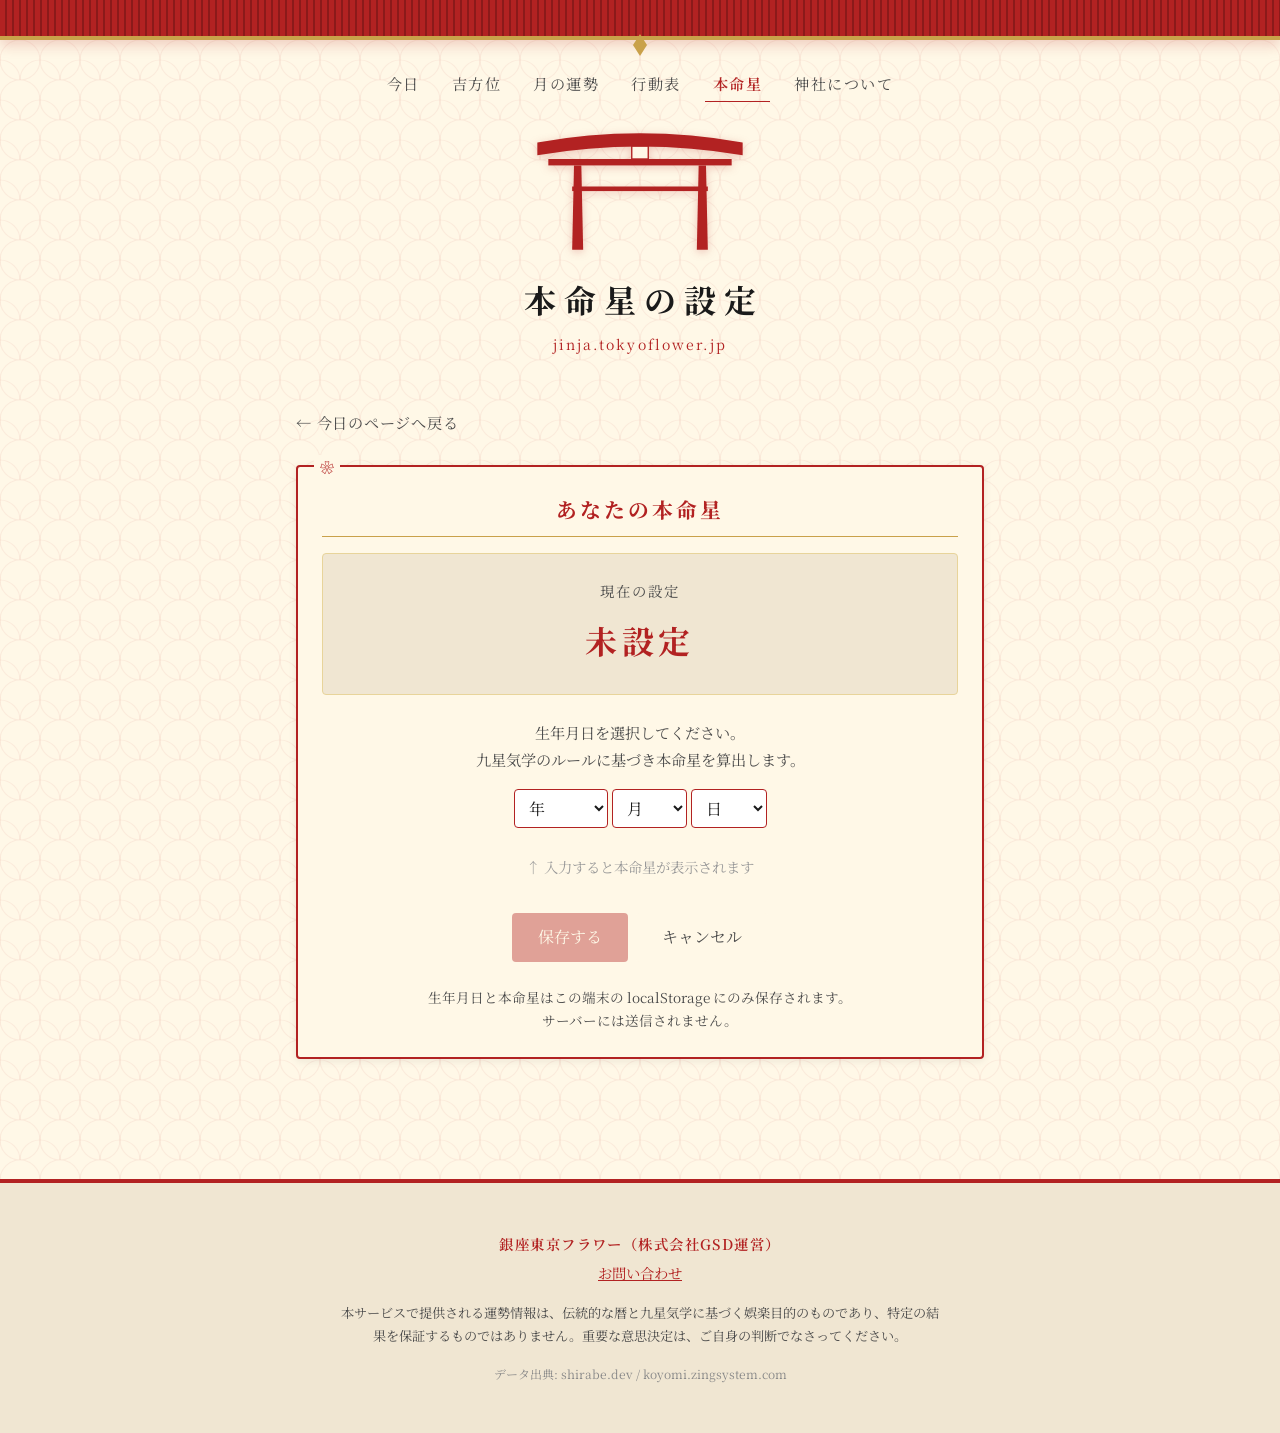
<file: docs/setup.html>
<!DOCTYPE html>
<html lang="ja">
<head>
  <meta charset="UTF-8">
  <meta name="viewport" content="width=device-width, initial-scale=1.0">
  <title>本命星の設定 — 運勢神社</title>
  <meta name="description" content="生年月日から本命星を算出し、運勢神社の表示をあなた向けに調整します。">
  <meta name="theme-color" content="#B22222">

  <link rel="preconnect" href="https://fonts.googleapis.com">
  <link rel="preconnect" href="https://fonts.gstatic.com" crossorigin>
  <link rel="stylesheet" href="https://fonts.googleapis.com/css2?family=Noto+Serif+JP:wght@400;600;700&display=swap">

  <link rel="stylesheet" href="./assets/css/reset.css">
  <link rel="stylesheet" href="./assets/css/tokens.css">
  <link rel="stylesheet" href="./assets/css/jinja.css">

  <script src="./assets/js/config.js"></script>
  <script src="./assets/js/ga4.js"></script>
</head>
<body class="has-global-nav">
  <header class="site-header">
    <div class="misu" aria-hidden="true"></div>

    <nav class="global-nav" aria-label="主要ナビゲーション">
      <a href="./index.html">今日</a>
      <a href="./direction.html">吉方位</a>
      <a href="./month.html">月の運勢</a>
      <a href="./action.html">行動表</a>
      <a href="./setup.html" class="is-current">本命星</a>
      <a href="./about.html">神社について</a>
    </nav>

    <div class="torii-wrap" aria-hidden="true">
      <svg class="torii" viewBox="0 0 240 140" xmlns="http://www.w3.org/2000/svg">
        <path d="M8 18 Q120 -2 232 18 L232 32 Q120 13 8 32 Z" fill="currentColor"/>
        <rect x="20" y="36" width="200" height="7" fill="currentColor"/>
        <rect x="111" y="22" width="18" height="14" fill="#FFF8E7" stroke="currentColor" stroke-width="1.5"/>
        <polygon points="48,43 56,43 58,135 46,135" fill="currentColor"/>
        <polygon points="184,43 192,43 194,135 182,135" fill="currentColor"/>
        <rect x="46" y="66" width="148" height="5" fill="currentColor"/>
      </svg>
    </div>

    <h1 class="site-title">本命星の設定</h1>
    <p class="site-domain">jinja.tokyoflower.jp</p>
  </header>

  <div class="page-back">
    <a href="./index.html">← 今日のページへ戻る</a>
  </div>

  <main class="container">
    <section class="card">
      <h2 class="section-heading">あなたの本命星</h2>

      <div class="current-honmei" id="currentHonmei">
        <span class="label">現在の設定</span>
        <span class="star" id="currentStar">未設定</span>
        <span class="birth" id="currentBirth"></span>
      </div>

      <div class="setup-form" id="setupForm" hidden>
        <p style="text-align:center; color:var(--color-sumi-soft); font-size:0.95rem; margin-bottom:var(--space-md);">
          生年月日を選択してください。<br>
          九星気学のルールに基づき本命星を算出します。
        </p>
        <div class="birth-form">
          <select id="birthYear" aria-label="生年"></select>
          <select id="birthMonth" aria-label="生月"></select>
          <select id="birthDay" aria-label="生日"></select>
        </div>
        <div class="honmei-preview" id="honmeiPreview">
          <span class="placeholder">↑ 入力すると本命星が表示されます</span>
        </div>
        <div class="setup-actions">
          <button class="btn btn-primary" id="saveBtn" disabled>保存する</button>
          <button class="btn btn-ghost" id="cancelBtn">キャンセル</button>
        </div>
      </div>

      <div class="setup-actions" id="defaultActions">
        <button class="btn btn-primary" id="changeBtn">変更する</button>
        <button class="btn btn-danger" id="clearBtn">すべての設定をクリア</button>
      </div>

      <p style="margin-top:var(--space-lg); font-size:0.85rem; color:var(--color-sumi-soft); line-height:1.7; text-align:center;">
        生年月日と本命星はこの端末の localStorage にのみ保存されます。<br>
        サーバーには送信されません。
      </p>
    </section>
  </main>

  <footer class="site-footer">
    <p class="operator">銀座東京フラワー（株式会社GSD運営）</p>
    <p class="contact">
      <a href="https://tokyoflower.jp/contact/" target="_blank" rel="noopener noreferrer">お問い合わせ</a>
    </p>
    <p class="disclaimer">
      本サービスで提供される運勢情報は、伝統的な暦と九星気学に基づく娯楽目的のものであり、特定の結果を保証するものではありません。重要な意思決定は、ご自身の判断でなさってください。
    </p>
    <p class="data-source">データ出典: shirabe.dev / koyomi.zingsystem.com</p>
  </footer>

  <script src="./assets/js/storage.js"></script>
  <script src="./assets/js/kyusei.js"></script>
  <script src="./assets/js/pages/setup.js"></script>
</body>
</html>
</file>
<file: docs/assets/css/tokens.css>
:root {
  /* 色 — 朱赤 × 金 × 墨 × 和紙 */
  --color-shu: #B22222;
  --color-shu-dark: #8B1A1A;
  --color-gold: #C9A14A;
  --color-gold-light: #E8D49A;
  --color-sumi: #1A1A1A;
  --color-sumi-soft: #4A4A4A;
  --color-bg: #FFF8E7;
  --color-bg-dark: #F0E6D2;
  --color-shadow: rgba(26, 26, 26, 0.08);

  /* タイポグラフィ */
  --font-serif: 'Noto Serif JP', '游明朝', 'Yu Mincho', 'YuMincho', serif;
  --font-display: 'Noto Serif JP', 'Hina Mincho', serif;
  --font-size-base: 16px;
  --font-size-lg: 18px;
  --font-size-xl: 22px;
  --font-size-display: 32px;

  /* 余白 */
  --space-xs: 4px;
  --space-sm: 8px;
  --space-md: 16px;
  --space-lg: 24px;
  --space-xl: 48px;

  /* 装飾 */
  --border-shu: 2px solid var(--color-shu);
  --shadow-card: 0 2px 8px var(--color-shadow);
  --radius-card: 4px;
}
</file>
<file: docs/assets/css/jinja.css>
/* 和風神社 共通スタイル */

body {
  font-family: var(--font-serif);
  font-size: var(--font-size-lg);
  line-height: 1.8;
  color: var(--color-sumi);
  background-color: var(--color-bg);
  /* 青海波パターン (data URI / 朱赤の薄い線) */
  background-image:
    url("data:image/svg+xml;utf8,<svg xmlns='http://www.w3.org/2000/svg' width='80' height='40' viewBox='0 0 80 40'><g fill='none' stroke='%23B22222' stroke-opacity='0.06' stroke-width='1.2'><circle cx='0' cy='40' r='20'/><circle cx='40' cy='40' r='20'/><circle cx='80' cy='40' r='20'/><circle cx='-20' cy='20' r='20'/><circle cx='20' cy='20' r='20'/><circle cx='60' cy='20' r='20'/><circle cx='100' cy='20' r='20'/></g></svg>");
  background-repeat: repeat;
}

/* ============================================================
   ヘッダー — 御簾 + 鳥居 + サイトタイトル
   ============================================================ */
.site-header {
  position: relative;
  text-align: center;
  padding: 80px var(--space-md) var(--space-xl);
}

/* 御簾 — 朱赤の縦縞 + 金色の縁 + 中央の房飾り */
.misu {
  position: absolute;
  top: 0;
  left: 0;
  right: 0;
  height: 40px;
  background:
    repeating-linear-gradient(
      90deg,
      var(--color-shu) 0,
      var(--color-shu) 5px,
      var(--color-shu-dark) 5px,
      var(--color-shu-dark) 7px
    );
  border-bottom: 4px solid var(--color-gold);
  box-shadow: 0 6px 12px rgba(178, 34, 34, 0.18);
}
.misu::after {
  content: '';
  position: absolute;
  top: 100%;
  left: 50%;
  transform: translateX(-50%);
  width: 14px;
  height: 22px;
  background: var(--color-gold);
  clip-path: polygon(50% 0, 100% 50%, 50% 100%, 0 50%);
  margin-top: -2px;
}

.torii-wrap {
  display: flex;
  justify-content: center;
  margin-top: var(--space-md);
}

.torii {
  width: 220px;
  height: auto;
  color: var(--color-shu);
  filter: drop-shadow(0 2px 4px rgba(178, 34, 34, 0.25));
}

.site-title {
  font-family: var(--font-display);
  font-size: var(--font-size-display);
  font-weight: 700;
  color: var(--color-sumi);
  margin-top: var(--space-md);
  letter-spacing: 0.25em;
  text-indent: 0.25em;
}

.site-domain {
  margin-top: var(--space-xs);
  font-size: 0.875rem;
  color: var(--color-shu);
  letter-spacing: 0.15em;
}

.today-date {
  margin-top: var(--space-md);
  font-size: var(--font-size-lg);
  color: var(--color-sumi-soft);
}

/* ============================================================
   メインコンテナ
   ============================================================ */
.container {
  max-width: 720px;
  margin: 0 auto;
  padding: var(--space-lg) var(--space-md) var(--space-xl);
}

/* カード — 和紙生成り背景 + 朱赤の細枠 + 隅に小さな桜 */
.card {
  position: relative;
  background: var(--color-bg);
  border: 2px solid var(--color-shu);
  border-radius: var(--radius-card);
  padding: var(--space-lg);
  box-shadow: var(--shadow-card);
  margin-bottom: var(--space-lg);
}
.card::before {
  content: '❀';
  position: absolute;
  top: -12px;
  left: 16px;
  background: var(--color-bg);
  padding: 0 6px;
  color: var(--color-shu);
  font-size: 14px;
  letter-spacing: 0;
}

/* 見出し */
.honmei-title {
  font-family: var(--font-display);
  font-size: 1.4rem;
  font-weight: 700;
  color: var(--color-shu);
  border-bottom: 1px solid var(--color-gold);
  padding-bottom: var(--space-sm);
  margin-bottom: var(--space-md);
  text-align: center;
  letter-spacing: 0.1em;
}

.headline {
  font-family: var(--font-display);
  font-size: 1.6rem;
  font-weight: 700;
  color: var(--color-sumi);
  text-align: center;
  margin: var(--space-lg) 0;
  padding: var(--space-md) var(--space-sm);
  border-top: 1px solid var(--color-gold-light);
  border-bottom: 1px solid var(--color-gold-light);
  letter-spacing: 0.05em;
  line-height: 1.6;
}

.overall-text {
  font-size: var(--font-size-lg);
  line-height: 2;
  margin-bottom: var(--space-lg);
}

/* セクション見出し — 左に小さな◆ */
.card-section-title {
  font-size: 1.05rem;
  font-weight: 600;
  color: var(--color-shu);
  margin: var(--space-lg) 0 var(--space-sm);
  position: relative;
  padding-left: 1.4em;
  letter-spacing: 0.1em;
}
.card-section-title::before {
  content: '◆';
  position: absolute;
  left: 0;
  top: 0.1em;
  color: var(--color-gold);
  font-size: 0.85em;
}

/* ============================================================
   行動表 (時間帯 × 吉凶)
   ============================================================ */
.time-slots {
  display: grid;
  grid-template-columns: repeat(4, 1fr);
  gap: var(--space-sm);
  margin: var(--space-md) 0;
}

.time-slot {
  text-align: center;
  background: var(--color-bg-dark);
  border: 1px solid var(--color-gold-light);
  border-radius: var(--radius-card);
  padding: var(--space-md) var(--space-sm);
}

.time-slot .label {
  display: block;
  font-size: 0.95rem;
  color: var(--color-sumi-soft);
  margin-bottom: 6px;
  letter-spacing: 0.1em;
}

.time-slot .mark {
  display: inline-block;
  font-size: 1.5rem;
  font-weight: 700;
  font-family: var(--font-display);
}

.mark-kichi {
  color: var(--color-gold);
}
.mark-kyou {
  color: var(--color-shu);
}

/* ============================================================
   やるべき / やらない方が
   ============================================================ */
.todo-list,
.avoid-list {
  margin: 0;
}

.todo-list li,
.avoid-list li {
  position: relative;
  padding: var(--space-xs) 0 var(--space-xs) 1.6em;
  line-height: 1.7;
}

.todo-list li::before {
  content: '◯';
  color: var(--color-gold);
  position: absolute;
  left: 0;
  top: var(--space-xs);
  font-weight: 700;
}

.avoid-list li::before {
  content: '×';
  color: var(--color-shu);
  position: absolute;
  left: 0;
  top: var(--space-xs);
  font-size: 1.2em;
  font-weight: 700;
}

/* ============================================================
   ラッキー
   ============================================================ */
.lucky {
  display: grid;
  grid-template-columns: 90px 1fr;
  row-gap: var(--space-sm);
  background: var(--color-bg-dark);
  padding: var(--space-md);
  border-radius: var(--radius-card);
}
.lucky dt {
  color: var(--color-shu);
  font-weight: 600;
  letter-spacing: 0.1em;
}
.lucky dd {
  margin: 0;
  color: var(--color-sumi);
}

/* ============================================================
   ステータスカード (読込中 / エラー)
   ============================================================ */
.status-card {
  text-align: center;
  border-color: var(--color-gold);
  padding: var(--space-xl) var(--space-md);
}
.status-card p {
  color: var(--color-sumi-soft);
}

/* ============================================================
   フッター
   ============================================================ */
.site-footer {
  position: relative;
  text-align: center;
  padding: var(--space-xl) var(--space-md);
  background-color: var(--color-bg-dark);
  border-top: 4px solid var(--color-shu);
  font-size: 0.9rem;
  color: var(--color-sumi-soft);
  margin-top: var(--space-xl);
}
.site-footer .operator {
  font-weight: 600;
  color: var(--color-shu);
  margin-bottom: var(--space-xs);
  letter-spacing: 0.1em;
}
.site-footer a {
  color: var(--color-shu);
  text-decoration: underline;
}
.disclaimer {
  font-size: 0.825rem;
  margin: var(--space-md) auto;
  max-width: 600px;
  line-height: 1.7;
  color: var(--color-sumi-soft);
}
.data-source {
  font-size: 0.75rem;
  color: #888;
}

/* ============================================================
   モーダル — 本命星設定
   ============================================================ */
.modal {
  position: fixed;
  inset: 0;
  z-index: 100;
  display: flex;
  align-items: center;
  justify-content: center;
  padding: var(--space-md);
}
.modal-backdrop {
  position: absolute;
  inset: 0;
  background: rgba(26, 26, 26, 0.6);
  backdrop-filter: blur(2px);
}
.modal-card {
  position: relative;
  background: var(--color-bg);
  border: 3px solid var(--color-shu);
  border-radius: var(--radius-card);
  padding: var(--space-lg);
  max-width: 480px;
  width: 100%;
  box-shadow: 0 8px 28px rgba(0, 0, 0, 0.35);
}
.modal-card::before {
  content: '⛩';
  position: absolute;
  top: -18px;
  left: 50%;
  transform: translateX(-50%);
  background: var(--color-bg);
  padding: 0 10px;
  color: var(--color-shu);
  font-size: 24px;
}
.modal-card h2 {
  font-family: var(--font-display);
  color: var(--color-shu);
  font-size: 1.5rem;
  margin-bottom: var(--space-md);
  text-align: center;
  letter-spacing: 0.15em;
}
.modal-card > p {
  text-align: center;
  margin-bottom: var(--space-lg);
  color: var(--color-sumi-soft);
  font-size: 0.95rem;
  line-height: 1.7;
}

.birth-form {
  display: flex;
  align-items: center;
  justify-content: center;
  gap: var(--space-xs);
  margin-bottom: var(--space-md);
  flex-wrap: wrap;
}
.birth-form select {
  padding: 6px 10px;
  font-size: 1rem;
  border: 1px solid var(--color-shu);
  border-radius: var(--radius-card);
  font-family: var(--font-serif);
  background: white;
  color: var(--color-sumi);
  min-width: 70px;
}
.birth-form .unit {
  color: var(--color-sumi-soft);
}

.honmei-preview {
  text-align: center;
  margin: var(--space-md) 0 var(--space-lg);
  min-height: 2.5em;
  display: flex;
  align-items: center;
  justify-content: center;
}
.honmei-preview .placeholder {
  color: #999;
  font-size: 0.9rem;
}
.honmei-preview .result {
  color: var(--color-sumi);
  font-size: 1.05rem;
}
.honmei-preview .result strong {
  display: inline-block;
  color: var(--color-shu);
  font-size: 1.5rem;
  font-family: var(--font-display);
  font-weight: 700;
  margin: 0 0.25em;
  letter-spacing: 0.1em;
}

.modal-actions {
  display: flex;
  gap: var(--space-sm);
  justify-content: center;
  margin-top: var(--space-md);
}
.btn {
  padding: var(--space-sm) var(--space-lg);
  font-size: 1rem;
  font-family: var(--font-serif);
  border-radius: var(--radius-card);
  border: 2px solid var(--color-shu);
  background: var(--color-bg);
  color: var(--color-sumi);
  transition: background 0.15s, color 0.15s;
}
.btn:hover:not(:disabled) {
  background: var(--color-shu);
  color: var(--color-bg);
}
.btn-primary {
  background: var(--color-shu);
  color: var(--color-bg);
}
.btn-primary:disabled {
  opacity: 0.4;
  cursor: not-allowed;
}
.btn-ghost {
  border-color: transparent;
  color: var(--color-sumi-soft);
}
.btn-ghost:hover {
  background: var(--color-bg-dark);
  color: var(--color-sumi);
}

/* ============================================================
   グローバルナビ — 全ページ最上部のシンプルな帯
   ============================================================ */
.global-nav {
  position: relative;
  z-index: 5;
  display: flex;
  justify-content: center;
  flex-wrap: wrap;
  gap: var(--space-md);
  padding: 50px var(--space-md) var(--space-sm);
  background: transparent;
  font-size: 0.95rem;
  letter-spacing: 0.1em;
}
.global-nav a {
  color: var(--color-sumi-soft);
  padding: var(--space-xs) var(--space-sm);
  border-bottom: 1px solid transparent;
  transition: color 0.15s, border-color 0.15s;
}
.global-nav a:hover {
  color: var(--color-shu);
  border-bottom-color: var(--color-gold);
}
.global-nav a.is-current {
  color: var(--color-shu);
  border-bottom-color: var(--color-shu);
  font-weight: 600;
}
/* グローバルナビがあるとき、ヘッダーの上余白は不要（御簾はそのまま） */
.has-global-nav .site-header {
  padding-top: var(--space-md);
}

/* ============================================================
   page-back — 「← 戻る」 戻りリンク (header 下)
   ============================================================ */
.page-back {
  max-width: 720px;
  margin: 0 auto;
  padding: 0 var(--space-md);
}
.page-back a {
  display: inline-block;
  color: var(--color-sumi-soft);
  font-size: 0.95rem;
  padding: var(--space-xs) 0;
  letter-spacing: 0.05em;
}
.page-back a:hover {
  color: var(--color-shu);
}

/* ============================================================
   機能ナビ — 御札風カード (index 中央下)
   ============================================================ */
.func-nav {
  display: grid;
  grid-template-columns: repeat(4, 1fr);
  gap: var(--space-md);
  margin: var(--space-xl) 0 var(--space-lg);
}

.ofuda {
  position: relative;
  display: flex;
  flex-direction: column;
  align-items: center;
  text-align: center;
  background: linear-gradient(180deg, #FFFDF5 0%, var(--color-bg) 100%);
  border: 1.5px solid var(--color-shu);
  border-radius: 2px;
  padding: var(--space-lg) var(--space-sm) var(--space-md);
  color: var(--color-sumi);
  transition: transform 0.2s, box-shadow 0.2s, border-color 0.2s;
  box-shadow: 0 1px 4px rgba(178, 34, 34, 0.08);
  /* 御札のシルエット — 上端が三角に切れる */
  clip-path: polygon(50% 0, 100% 8%, 100% 100%, 0 100%, 0 8%);
}
.ofuda::before {
  content: '';
  position: absolute;
  top: 6px; left: 6px; right: 6px; bottom: 6px;
  border: 1px solid var(--color-gold-light);
  pointer-events: none;
  clip-path: polygon(50% 0, 100% 8%, 100% 100%, 0 100%, 0 8%);
}
.ofuda:hover {
  transform: translateY(-3px);
  border-color: var(--color-gold);
  box-shadow: 0 6px 16px rgba(201, 161, 74, 0.35);
}
.ofuda .icon {
  font-size: 2rem;
  line-height: 1;
  margin-top: var(--space-sm);
  margin-bottom: var(--space-sm);
}
.ofuda .name {
  font-family: var(--font-display);
  font-size: 1.1rem;
  font-weight: 700;
  color: var(--color-shu);
  margin-bottom: var(--space-xs);
  letter-spacing: 0.15em;
}
.ofuda .desc {
  font-size: 0.8rem;
  color: var(--color-sumi-soft);
  line-height: 1.6;
  padding: 0 var(--space-xs);
}

/* ============================================================
   ページ共通: シンプルなセクション見出し (about / setup / action 用)
   ============================================================ */
.section-heading {
  font-family: var(--font-display);
  font-size: 1.3rem;
  font-weight: 700;
  color: var(--color-shu);
  margin: var(--space-xl) 0 var(--space-md);
  padding-bottom: var(--space-sm);
  border-bottom: 1px solid var(--color-gold);
  letter-spacing: 0.15em;
  text-align: center;
}
.section-heading:first-child {
  margin-top: 0;
}

/* ============================================================
   setup ページ
   ============================================================ */
.current-honmei {
  text-align: center;
  background: var(--color-bg-dark);
  border: 1px solid var(--color-gold-light);
  border-radius: var(--radius-card);
  padding: var(--space-lg);
  margin-bottom: var(--space-lg);
}
.current-honmei .label {
  display: block;
  font-size: 0.9rem;
  color: var(--color-sumi-soft);
  letter-spacing: 0.15em;
  margin-bottom: var(--space-sm);
}
.current-honmei .star {
  font-family: var(--font-display);
  font-size: 2rem;
  font-weight: 700;
  color: var(--color-shu);
  letter-spacing: 0.15em;
  display: block;
}
.current-honmei .birth {
  margin-top: var(--space-sm);
  font-size: 0.9rem;
  color: var(--color-sumi-soft);
}
.setup-form {
  margin-top: var(--space-md);
}
.setup-form .birth-form {
  margin-bottom: var(--space-md);
}
.setup-actions {
  display: flex;
  flex-wrap: wrap;
  gap: var(--space-sm);
  justify-content: center;
  margin-top: var(--space-md);
}
.btn-danger {
  border-color: var(--color-sumi);
  color: var(--color-sumi);
  background: transparent;
}
.btn-danger:hover:not(:disabled) {
  background: var(--color-sumi);
  color: var(--color-bg);
}

/* ============================================================
   action ページ — 時間帯カード
   ============================================================ */
.action-list {
  display: flex;
  flex-direction: column;
  gap: var(--space-md);
  margin-top: var(--space-md);
}
.action-card {
  display: grid;
  grid-template-columns: 80px 1fr;
  gap: var(--space-md);
  align-items: center;
  background: var(--color-bg);
  border: 1.5px solid var(--color-gold-light);
  border-radius: var(--radius-card);
  padding: var(--space-md) var(--space-lg);
  transition: border-color 0.2s, background 0.2s;
}
.action-card.is-now {
  border-color: var(--color-shu);
  background: linear-gradient(180deg, #FFF8E7 0%, #F8E8C9 100%);
  box-shadow: 0 2px 12px rgba(178, 34, 34, 0.18);
  position: relative;
}
.action-card.is-now::after {
  content: '今';
  position: absolute;
  top: -10px;
  right: 12px;
  background: var(--color-shu);
  color: var(--color-bg);
  font-size: 0.75rem;
  padding: 2px 10px;
  border-radius: 999px;
  letter-spacing: 0.1em;
}
.action-card .slot {
  text-align: center;
}
.action-card .slot .name {
  font-family: var(--font-display);
  font-size: 1.4rem;
  color: var(--color-shu);
  letter-spacing: 0.2em;
  display: block;
}
.action-card .slot .hours {
  font-size: 0.75rem;
  color: var(--color-sumi-soft);
  display: block;
  margin-top: 2px;
}
.action-card .body {
  border-left: 1px solid var(--color-gold-light);
  padding-left: var(--space-md);
}
.action-card .body .mark {
  font-family: var(--font-display);
  font-size: 1.1rem;
  font-weight: 700;
  margin-right: var(--space-sm);
}
.action-card .body .text {
  font-size: 0.95rem;
  color: var(--color-sumi);
  margin-top: var(--space-xs);
}

/* ============================================================
   about ページ
   ============================================================ */
.about-section {
  margin-bottom: var(--space-xl);
}
.about-section p {
  margin: var(--space-sm) 0;
  line-height: 1.9;
  color: var(--color-sumi);
}
.about-section ul {
  list-style: disc inside;
  margin: var(--space-sm) 0;
  padding-left: var(--space-sm);
}
.about-section ul li {
  line-height: 1.9;
  color: var(--color-sumi);
}
.about-section a {
  color: var(--color-shu);
  text-decoration: underline;
}

/* ============================================================
   レスポンシブ
   ============================================================ */
@media (max-width: 480px) {
  .site-title {
    font-size: 1.7rem;
    letter-spacing: 0.15em;
  }
  .torii {
    width: 170px;
  }
  .container {
    padding: var(--space-md) var(--space-sm);
  }
  .card {
    padding: var(--space-md);
  }
  .headline {
    font-size: 1.3rem;
  }
  .lucky {
    grid-template-columns: 70px 1fr;
  }
  .time-slot {
    padding: var(--space-sm) var(--space-xs);
  }
  .time-slot .label {
    font-size: 0.8rem;
  }
  .time-slot .mark {
    font-size: 1.3rem;
  }
  .global-nav {
    gap: var(--space-sm);
    font-size: 0.85rem;
    padding: 50px var(--space-sm) var(--space-xs);
  }
  .func-nav {
    grid-template-columns: repeat(2, 1fr);
    gap: var(--space-sm);
  }
  .ofuda {
    padding: var(--space-md) var(--space-xs) var(--space-sm);
  }
  .ofuda .icon {
    font-size: 1.6rem;
  }
  .ofuda .name {
    font-size: 1rem;
  }
  .ofuda .desc {
    font-size: 0.75rem;
  }
  .action-card {
    grid-template-columns: 60px 1fr;
    padding: var(--space-md);
  }
  .action-card .body {
    padding-left: var(--space-sm);
  }
  .action-card .slot .name {
    font-size: 1.1rem;
  }
}
</file>
<file: docs/assets/css/pages/direction.css>
/* direction.html — 24方位コンパスページ */

.compass-wrap {
  display: flex;
  justify-content: center;
  margin: var(--space-md) auto var(--space-lg);
  max-width: 420px;
}

.compass-svg {
  width: 100%;
  height: auto;
  max-width: 420px;
  display: block;
}

.compass-svg .compass-label {
  font-family: var(--font-display);
  font-size: 14px;
  fill: var(--color-sumi);
}

.compass-svg .compass-group-label {
  font-family: var(--font-display);
  font-size: 11px;
  fill: var(--color-shu);
  letter-spacing: 0.05em;
}

.compass-svg .compass-center-sub {
  font-family: var(--font-serif);
  font-size: 11px;
  fill: var(--color-sumi-soft);
  letter-spacing: 0.1em;
}

.compass-svg .compass-center-main {
  font-family: var(--font-display);
  font-size: 18px;
  font-weight: 700;
  fill: var(--color-shu);
  letter-spacing: 0.05em;
}

.compass-svg .compass-center-honmei {
  font-family: var(--font-serif);
  font-size: 11px;
  fill: var(--color-sumi);
}

.compass-guide {
  background: var(--color-bg-dark);
  border-left: 3px solid var(--color-gold);
  padding: var(--space-md);
  margin: var(--space-md) 0 var(--space-lg);
  font-size: 0.95rem;
  line-height: 1.8;
  color: var(--color-sumi);
}

/* 凡例 */
.compass-legend {
  display: grid;
  grid-template-columns: repeat(2, 1fr);
  gap: var(--space-sm) var(--space-md);
  margin: var(--space-sm) 0 var(--space-md);
}
.compass-legend li {
  display: flex;
  align-items: center;
  gap: var(--space-sm);
  font-size: 0.9rem;
  line-height: 1.5;
  color: var(--color-sumi);
}
.compass-legend .swatch {
  display: inline-block;
  width: 18px;
  height: 18px;
  border: 1px solid var(--color-sumi-soft);
  border-radius: 2px;
  flex-shrink: 0;
}

/* 方位早見 (dl) */
.compass-summary {
  background: var(--color-bg-dark);
  padding: var(--space-md);
  border-radius: var(--radius-card);
  display: grid;
  grid-template-columns: 110px 1fr;
  row-gap: var(--space-sm);
  font-size: 0.95rem;
}
.compass-summary dt {
  color: var(--color-shu);
  font-weight: 600;
  letter-spacing: 0.1em;
}
.compass-summary dd {
  margin: 0;
  color: var(--color-sumi);
}
.compass-summary dd.is-empty {
  color: #999;
}

@media (max-width: 480px) {
  .compass-svg .compass-label {
    font-size: 11px;
  }
  .compass-svg .compass-group-label {
    font-size: 9px;
  }
  .compass-svg .compass-center-main {
    font-size: 14px;
  }
  .compass-summary {
    grid-template-columns: 80px 1fr;
    font-size: 0.85rem;
  }
  .compass-legend {
    grid-template-columns: 1fr;
  }
}
</file>
<file: docs/assets/css/pages/month.css>
/* month.html — 月カレンダーページ */

.container-wide {
  max-width: 980px;
}

/* 月切替ヘッダー */
.month-nav {
  display: flex;
  align-items: center;
  justify-content: space-between;
  margin-bottom: var(--space-md);
  padding-bottom: var(--space-sm);
  border-bottom: 1px solid var(--color-gold);
}
.btn-month-nav {
  padding: var(--space-xs) var(--space-md);
  font-size: 1.4rem;
  color: var(--color-shu);
  border-radius: var(--radius-card);
  transition: background 0.15s, color 0.15s;
}
.btn-month-nav:hover {
  background: var(--color-shu);
  color: var(--color-bg);
}
.month-title {
  font-family: var(--font-display);
  font-size: 1.6rem;
  font-weight: 700;
  color: var(--color-sumi);
  letter-spacing: 0.15em;
  text-align: center;
  flex: 1;
}

/* 曜日ヘッダー */
.month-weekdays {
  display: grid;
  grid-template-columns: repeat(7, 1fr);
  text-align: center;
  font-family: var(--font-display);
  font-size: 0.9rem;
  letter-spacing: 0.1em;
  color: var(--color-sumi-soft);
  border-bottom: 1px solid var(--color-gold-light);
  padding-bottom: var(--space-xs);
  margin-bottom: var(--space-xs);
}
.month-weekdays .wd {
  padding: var(--space-xs) 0;
}
.month-weekdays .wd-sun { color: var(--color-shu); }
.month-weekdays .wd-sat { color: #4A6B9C; }

/* グリッド */
.month-grid {
  display: grid;
  grid-template-columns: repeat(7, 1fr);
  gap: 4px;
}

.day-cell {
  position: relative;
  min-height: 96px;
  padding: var(--space-xs) var(--space-xs) var(--space-xs);
  background: var(--color-bg);
  border: 1px solid var(--color-gold-light);
  border-radius: 3px;
  display: flex;
  flex-direction: column;
  font-size: 0.8rem;
  line-height: 1.4;
}

.day-cell.is-empty {
  background: transparent;
  border-color: transparent;
}

.day-cell.is-unavailable {
  background: rgba(0,0,0,0.02);
  color: #aaa;
}

.day-cell.is-today {
  border-color: var(--color-shu);
  border-width: 2px;
  background: linear-gradient(180deg, #FFFDF5 0%, #F8E8C9 100%);
}

.day-cell.is-glow {
  border-color: var(--color-gold);
  border-width: 2px;
  box-shadow: 0 0 0 1px var(--color-gold), 0 0 12px rgba(201, 161, 74, 0.45);
}

.day-cell .day-num {
  font-family: var(--font-display);
  font-size: 1.05rem;
  font-weight: 700;
  color: var(--color-sumi);
  line-height: 1.2;
}
.day-cell.is-sun .day-num { color: var(--color-shu); }
.day-cell.is-sat .day-num { color: #4A6B9C; }

.day-cell .badge {
  display: inline-block;
  font-size: 0.7rem;
  padding: 1px 5px;
  border-radius: 2px;
  margin-top: 2px;
  letter-spacing: 0.05em;
  align-self: flex-start;
}
.badge-taian   { background: var(--color-gold); color: var(--color-sumi); }
.badge-butsumetsu { background: var(--color-sumi); color: var(--color-bg); }
.badge-tomobiki { background: #DFD2A8; color: var(--color-sumi); }
.badge-default { background: var(--color-bg-dark); color: var(--color-sumi-soft); border: 1px solid var(--color-gold-light); }

.day-cell .rekichu-row {
  display: flex;
  flex-wrap: wrap;
  gap: 2px;
  margin-top: 3px;
}
.rekichu-icon {
  display: inline-flex;
  align-items: center;
  justify-content: center;
  width: 18px;
  height: 18px;
  font-size: 0.7rem;
  border-radius: 50%;
  background: var(--color-bg-dark);
  border: 1px solid var(--color-gold-light);
  color: var(--color-shu);
  font-family: var(--font-display);
  letter-spacing: 0;
}
.rekichu-icon.star {
  background: var(--color-gold);
  color: var(--color-sumi);
  border-color: var(--color-gold);
  font-weight: 700;
}
.rekichu-icon.cross {
  background: var(--color-sumi);
  color: var(--color-bg);
  border-color: var(--color-sumi);
}

.day-cell .score-stars {
  margin-top: auto;
  font-size: 0.75rem;
  color: var(--color-gold);
  letter-spacing: 0.05em;
}

.day-cell .empty-mark {
  margin-top: auto;
  text-align: center;
  color: #ccc;
  font-size: 1rem;
}

.month-status {
  text-align: center;
  color: var(--color-sumi-soft);
  font-size: 0.9rem;
  padding: var(--space-md) 0;
}

/* 凡例 */
.month-legend {
  display: grid;
  grid-template-columns: repeat(2, 1fr);
  gap: var(--space-xs) var(--space-md);
  font-size: 0.85rem;
  color: var(--color-sumi);
}
.month-legend li {
  display: flex;
  align-items: center;
  gap: var(--space-xs);
  line-height: 1.6;
}
.cell-glow-demo {
  display: inline-block;
  width: 30px;
  height: 18px;
  border: 2px solid var(--color-gold);
  box-shadow: 0 0 8px rgba(201, 161, 74, 0.5);
  border-radius: 3px;
  background: var(--color-bg);
  flex-shrink: 0;
  overflow: hidden;
  white-space: nowrap;
}

@media (max-width: 720px) {
  .day-cell {
    min-height: 70px;
    padding: 2px;
    font-size: 0.7rem;
  }
  .day-cell .day-num {
    font-size: 0.95rem;
  }
  .month-title {
    font-size: 1.2rem;
  }
  .rekichu-icon {
    width: 14px;
    height: 14px;
    font-size: 0.6rem;
  }
  .day-cell .badge {
    font-size: 0.6rem;
  }
  .month-legend {
    grid-template-columns: 1fr;
  }
}
</file>
